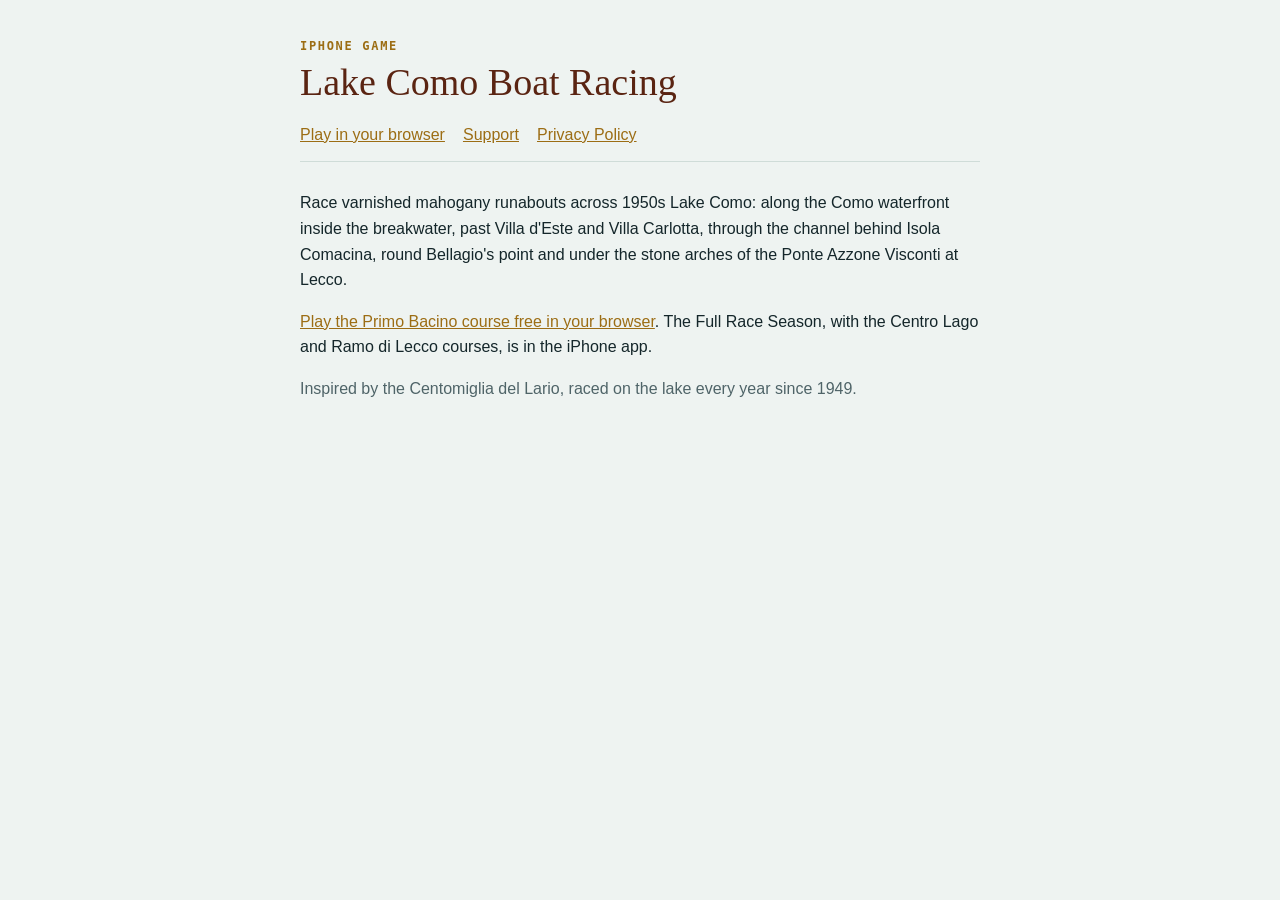
<file: index.html>
<!doctype html><html lang="en"><head><meta charset="utf-8"><meta name="viewport" content="width=device-width, initial-scale=1">
<title>Lake Como Boat Racing</title><link rel="stylesheet" href="style.css"></head><body><main>
<div class="eyebrow">iPhone game</div><h1>Lake Como Boat Racing</h1>
<nav><a href="play/">Play in your browser</a><a href="support.html">Support</a><a href="privacy.html">Privacy Policy</a></nav>
<p>Race varnished mahogany runabouts across 1950s Lake Como: along the Como waterfront inside the breakwater, past Villa d'Este and Villa Carlotta, through the channel behind Isola Comacina, round Bellagio's point and under the stone arches of the Ponte Azzone Visconti at Lecco.</p>
<p><a href="play/">Play the Primo Bacino course free in your browser</a>. The Full Race Season, with the Centro Lago and Ramo di Lecco courses, is in the iPhone app.</p>
<p class="muted">Inspired by the Centomiglia del Lario, raced on the lake every year since 1949.</p>
</main></body></html>
</file>
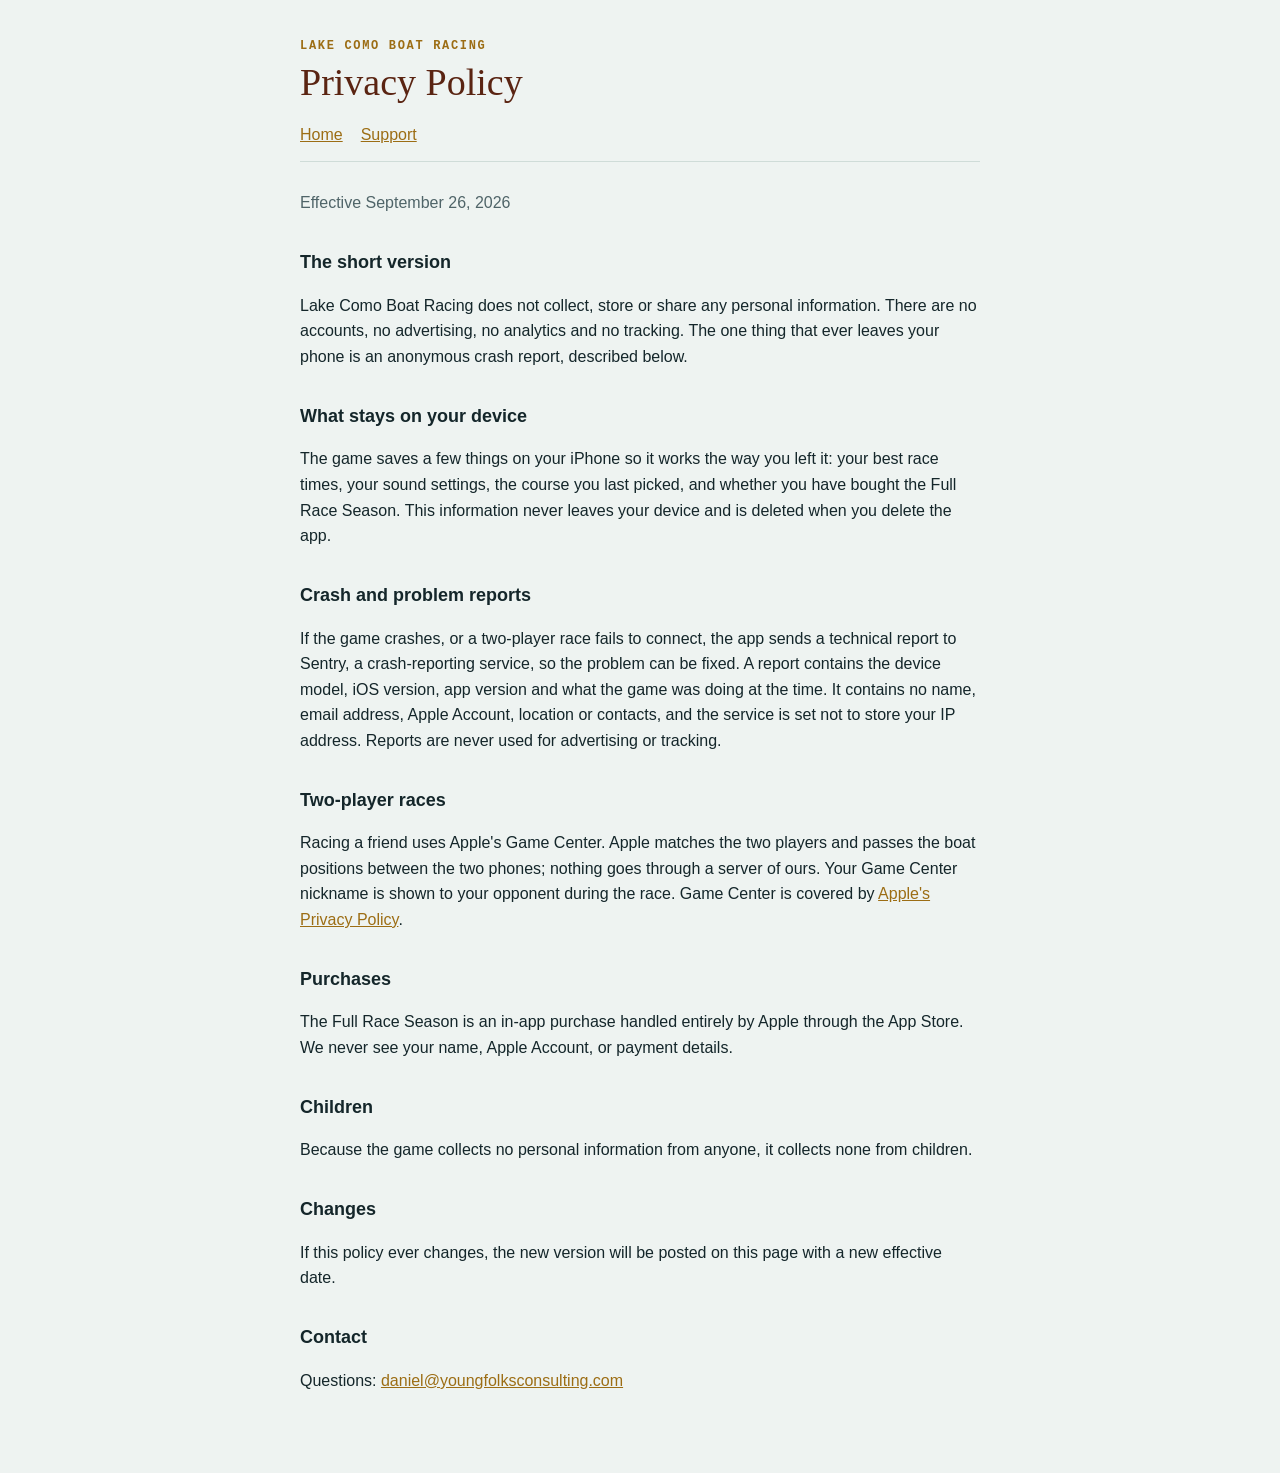
<file: privacy.html>
<!doctype html><html lang="en"><head><meta charset="utf-8"><meta name="viewport" content="width=device-width, initial-scale=1">
<title>Privacy Policy · Lake Como Boat Racing</title><link rel="stylesheet" href="style.css"></head><body><main>
<div class="eyebrow">Lake Como Boat Racing</div><h1>Privacy Policy</h1>
<nav><a href="index.html">Home</a><a href="support.html">Support</a></nav>
<p class="muted">Effective September 26, 2026</p>
<h2>The short version</h2>
<p>Lake Como Boat Racing does not collect, store or share any personal information. There are no accounts, no advertising, no analytics and no tracking. The one thing that ever leaves your phone is an anonymous crash report, described below.</p>
<h2>What stays on your device</h2>
<p>The game saves a few things on your iPhone so it works the way you left it: your best race times, your sound settings, the course you last picked, and whether you have bought the Full Race Season. This information never leaves your device and is deleted when you delete the app.</p>
<h2>Crash and problem reports</h2>
<p>If the game crashes, or a two-player race fails to connect, the app sends a technical report to Sentry, a crash-reporting service, so the problem can be fixed. A report contains the device model, iOS version, app version and what the game was doing at the time. It contains no name, email address, Apple Account, location or contacts, and the service is set not to store your IP address. Reports are never used for advertising or tracking.</p>
<h2>Two-player races</h2>
<p>Racing a friend uses Apple's Game Center. Apple matches the two players and passes the boat positions between the two phones; nothing goes through a server of ours. Your Game Center nickname is shown to your opponent during the race. Game Center is covered by <a href="https://www.apple.com/legal/privacy/">Apple's Privacy Policy</a>.</p>
<h2>Purchases</h2>
<p>The Full Race Season is an in-app purchase handled entirely by Apple through the App Store. We never see your name, Apple Account, or payment details.</p>
<h2>Children</h2>
<p>Because the game collects no personal information from anyone, it collects none from children.</p>
<h2>Changes</h2>
<p>If this policy ever changes, the new version will be posted on this page with a new effective date.</p>
<h2>Contact</h2>
<p>Questions: <a href="mailto:daniel@youngfolksconsulting.com">daniel@youngfolksconsulting.com</a></p>
</main></body></html>
</file>
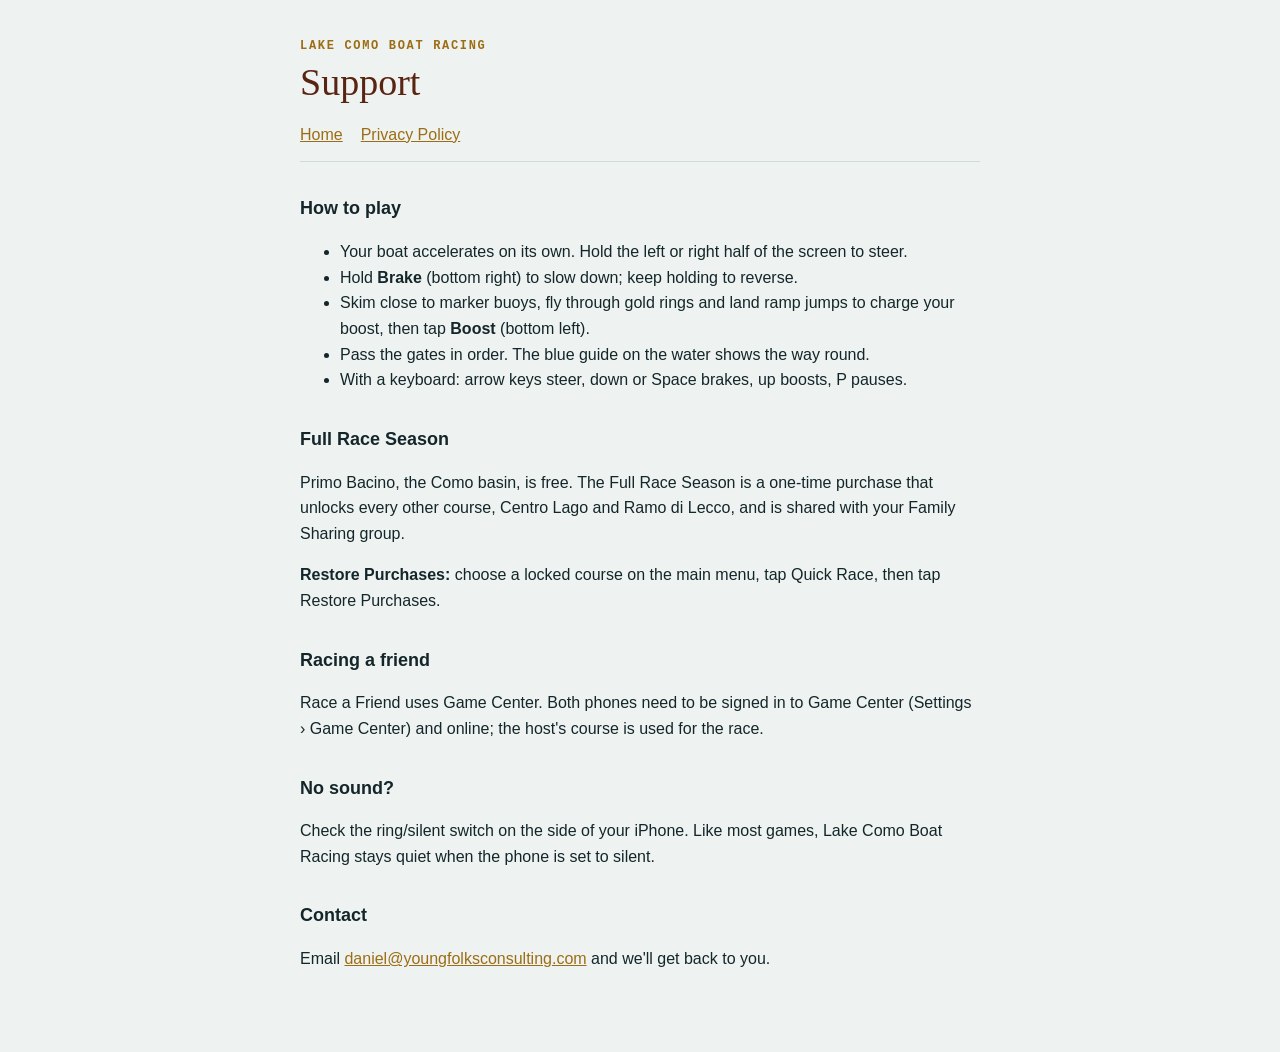
<file: support.html>
<!doctype html><html lang="en"><head><meta charset="utf-8"><meta name="viewport" content="width=device-width, initial-scale=1">
<title>Support · Lake Como Boat Racing</title><link rel="stylesheet" href="style.css"></head><body><main>
<div class="eyebrow">Lake Como Boat Racing</div><h1>Support</h1>
<nav><a href="index.html">Home</a><a href="privacy.html">Privacy Policy</a></nav>
<h2>How to play</h2>
<ul>
<li>Your boat accelerates on its own. Hold the left or right half of the screen to steer.</li>
<li>Hold <strong>Brake</strong> (bottom right) to slow down; keep holding to reverse.</li>
<li>Skim close to marker buoys, fly through gold rings and land ramp jumps to charge your boost, then tap <strong>Boost</strong> (bottom left).</li>
<li>Pass the gates in order. The blue guide on the water shows the way round.</li>
<li>With a keyboard: arrow keys steer, down or Space brakes, up boosts, P pauses.</li>
</ul>
<h2>Full Race Season</h2>
<p>Primo Bacino, the Como basin, is free. The Full Race Season is a one-time purchase that unlocks every other course, Centro Lago and Ramo di Lecco, and is shared with your Family Sharing group.</p>
<p><strong>Restore Purchases:</strong> choose a locked course on the main menu, tap Quick Race, then tap Restore Purchases.</p>
<h2>Racing a friend</h2>
<p>Race a Friend uses Game Center. Both phones need to be signed in to Game Center (Settings › Game Center) and online; the host's course is used for the race.</p>
<h2>No sound?</h2>
<p>Check the ring/silent switch on the side of your iPhone. Like most games, Lake Como Boat Racing stays quiet when the phone is set to silent.</p>
<h2>Contact</h2>
<p>Email <a href="mailto:daniel@youngfolksconsulting.com">daniel@youngfolksconsulting.com</a> and we'll get back to you.</p>
</main></body></html>
</file>
<file: style.css>
:root { --ground:#eef3f1; --ink:#14262a; --muted:#4f6468; --mahogany:#5a2412; --brass:#9c6d14; --lake:#1f4e79; --rule:#cfdcd8; }
@media (prefers-color-scheme: dark) { :root { --ground:#0c1b1f; --ink:#e8efec; --muted:#9fb3b1; --mahogany:#e9b99e; --brass:#e2b54f; --rule:#23403f; } }
* { box-sizing: border-box; }
body { margin:0; background:var(--ground); color:var(--ink); font:16px/1.6 -apple-system, "Helvetica Neue", Arial, sans-serif; padding:40px 16px 64px; }
main { max-width:680px; margin:0 auto; }
.eyebrow { font:600 12px/1 ui-monospace, Menlo, monospace; letter-spacing:.14em; text-transform:uppercase; color:var(--brass); }
h1 { font:400 38px/1.1 Georgia, "Times New Roman", serif; color:var(--mahogany); margin:10px 0 6px; }
h2 { font-size:18px; margin:32px 0 6px; }
p, li { color:var(--ink); } .muted { color:var(--muted); }
a { color:var(--brass); }
nav { display:flex; gap:18px; margin:18px 0 28px; padding-bottom:14px; border-bottom:1px solid var(--rule); }
</file>
